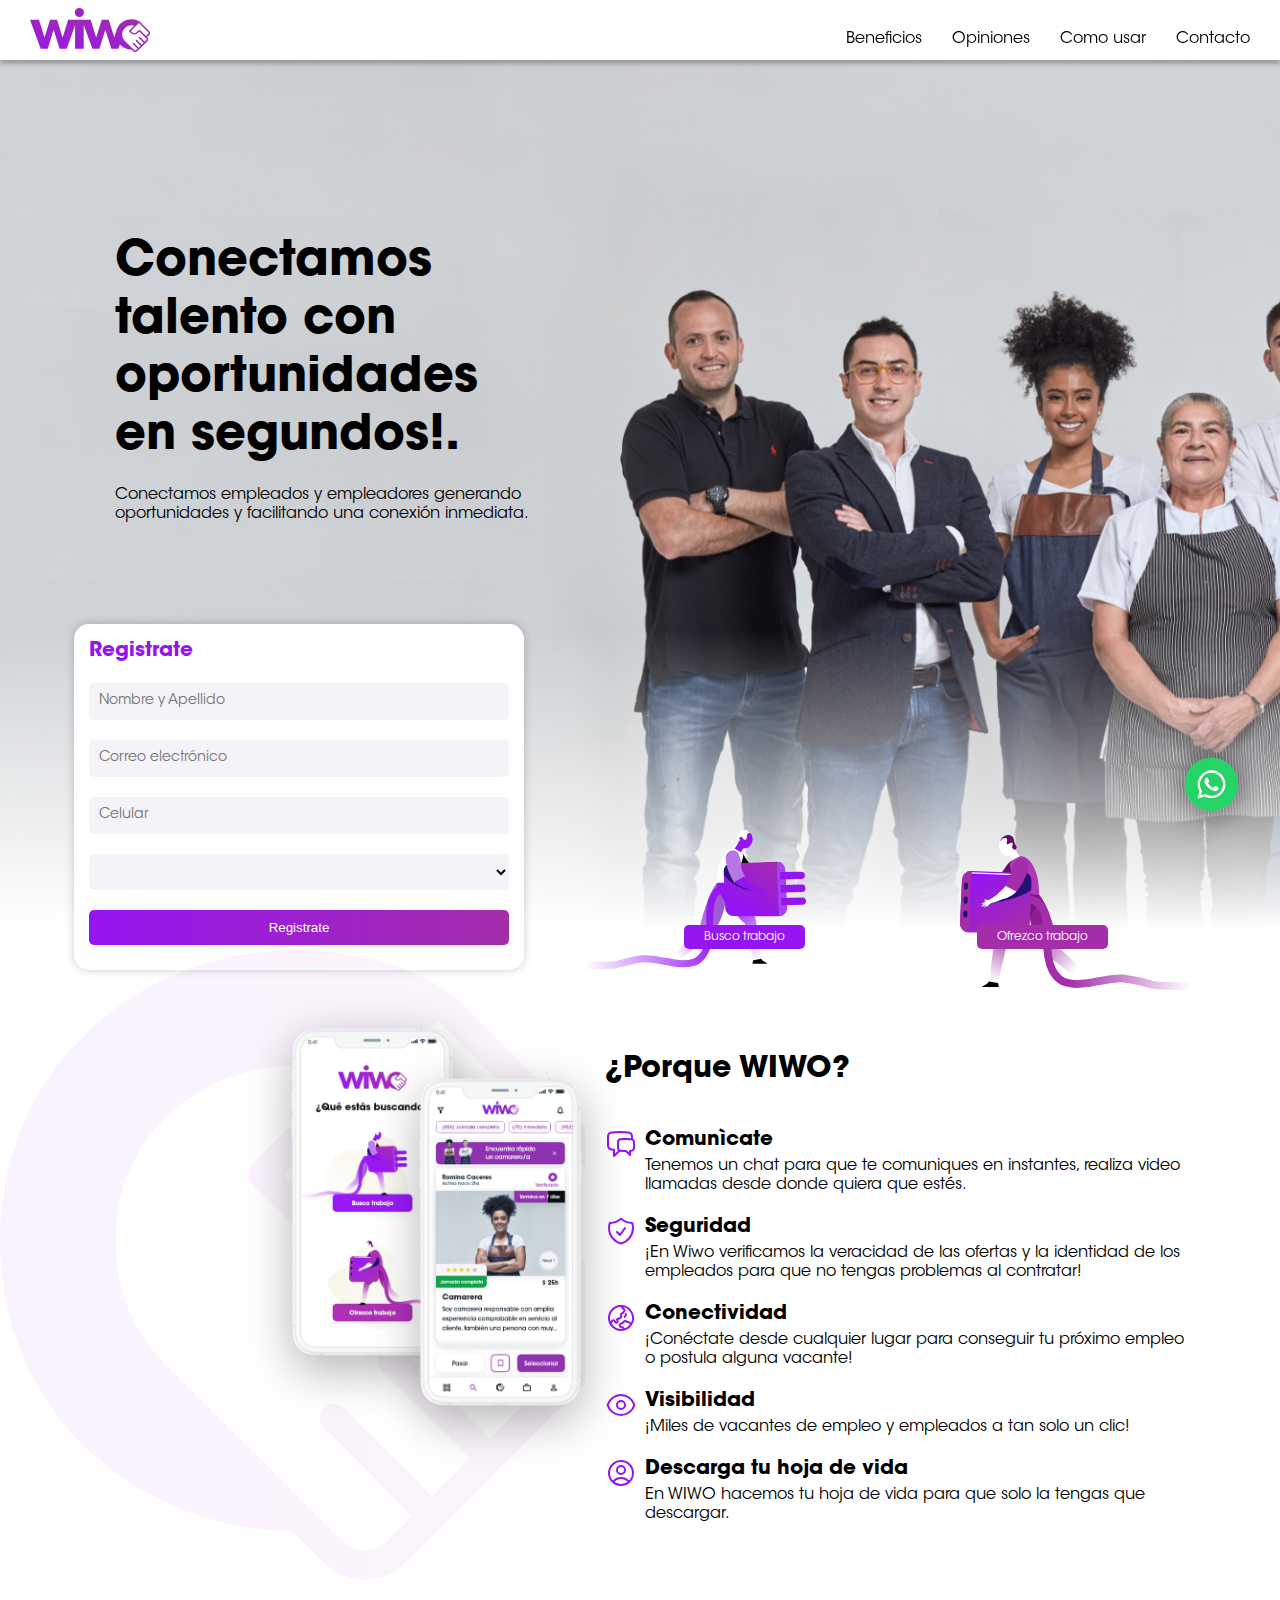
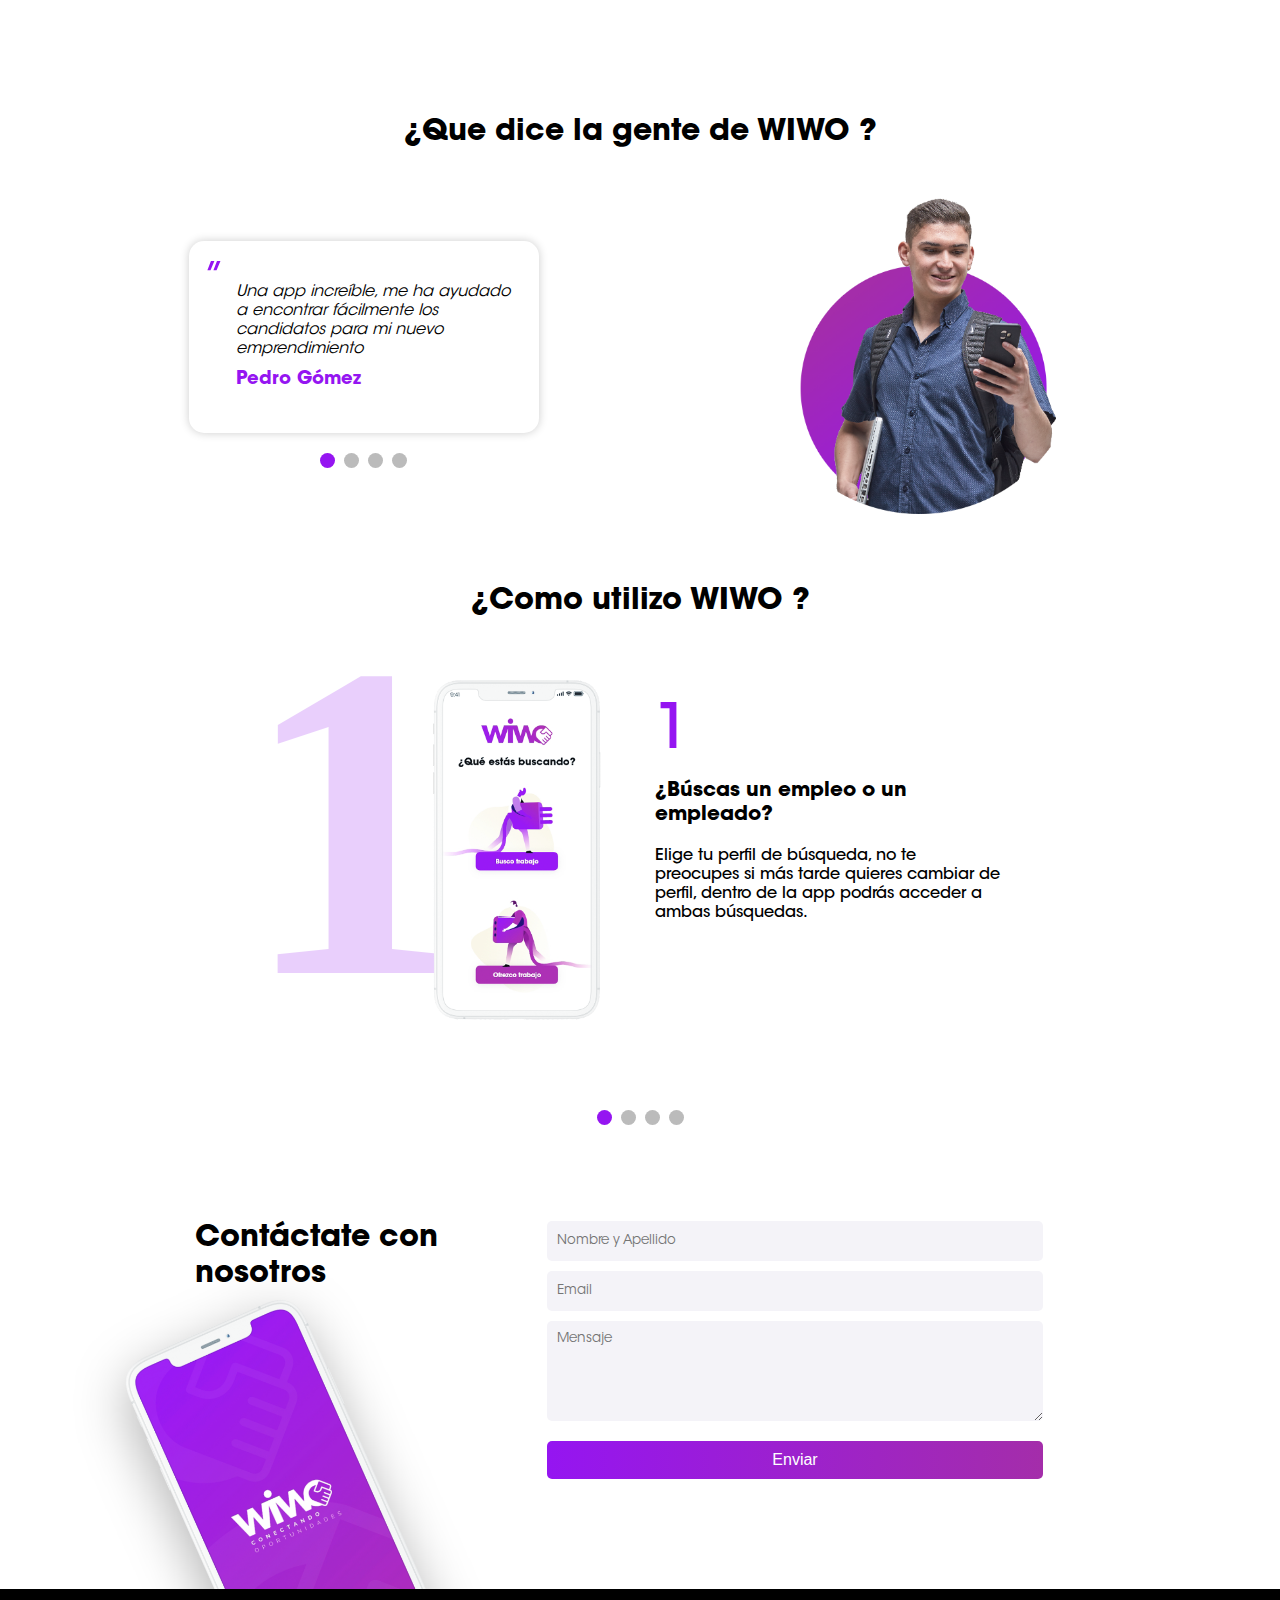
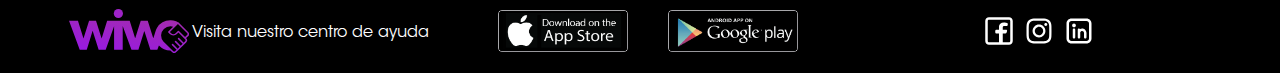
<file: index.html>
<!DOCTYPE html>
<html lang="es">
  <head>
    <meta charset="UTF-8" />
    <meta
      name="viewport"
      content="width=device-width, user-scalable=no, initial-scale=1.0, maximum-scale=1.0, minimum-scale=1.0"
    />

    <title>Wiwo</title>
    <link rel="stylesheet" href="./css/index.css" />
  </head>
  <body>
    <header class="header">
      <div class="header__container--menuBurguer mobile">
        <span id="bars1" class="menuBurguer__line1"></span>
        <span id="bars2" class="menuBurguer__line2"></span>
        <span id="bars3" class="menuBurguer__line3"></span>
      </div>
      <!-- todo Hacer el menu para desktop  -->
      <nav class="header__container--menu desktop">
        <ul>
          <li><a href="#beneficios">Beneficios</a></li>
          <li><a href="#opiniones">Opiniones</a></li>
          <li><a href="#comoUsar">Como usar</a></li>
          <li><a href="#contacto">Contacto</a></li>
        </ul>
      </nav>
      <div class="header__container--logo">
        <img src="./assets/img/logoTopbar.svg" alt="logo" />
      </div>
      <nav class="mobile header__navbar">
        <ul class="header__navbar--items">
          <li><a href="#beneficios">Beneficios</a></li>
          <li><a href="#opiniones">Opiniones</a></li>
          <li><a href="#comoUsar">Cómo usar wiwo</a></li>
          <li><a href="#contacto">Contáctano</a></li>
        </ul>
      </nav>
    </header>
    <main class="main">
      <section class="main__hero">
        <div class="main__hero-container">
          <div class="main__hero-title--container">
            <h1 class="main__hero-title">
              Conectamos talento con oportunidades en segundos!.
            </h1>
            <p class="main__hero-text desktop">
              Conectamos empleados y empleadores generando oportunidades y
              facilitando una conexión inmediata.
            </p>
          </div>
          <div class="main__hero-plugs--container">
            <div class="main__hero-plugs--container--left">
              <img
                src="./assets/img/plug.svg"
                alt="imagen de un conector macho"
                class="main__hero-plugs--container--plug"
              />
            </div>
            <div class="main__hero-plugs--container--right">
              <img
                src="./assets/img/plugger.svg"
                alt="imagen de un conector hembra"
                class="main__hero-plugs--container--plugger"
              />
            </div>
          </div>
        </div>
        <div class="main__hero--buttons">
          <div
            class="main__hero--button-left"
            onclick="window.open('https://linktr.ee/Wiwocol?fbclid=PAAaaAXk1xjeYUQhElDnNHEjL8_7YuA04NtLHogN3GG4sWQ0eE-yreJEbrsNc', '_blank')"
          >
            Busco trabajo
          </div>
          <div
            class="main__hero--button-right"
            onclick="window.open('https://linktr.ee/Wiwocol?fbclid=PAAaaAXk1xjeYUQhElDnNHEjL8_7YuA04NtLHogN3GG4sWQ0eE-yreJEbrsNc', '_blank')"
          >
            Ofrezco trabajo
          </div>
        </div>
        <div class="main__hero--container--register">
          <h2 class="main__register--title">Registrate</h2>
          <form action="" class="main__register--form">
            <input type="text" placeholder="Nombre y Apellido" required />
            <input type="email" placeholder="Correo electrónico" required />
            <input type="tel" placeholder="Celular" />
            <select name="" id="" required>
              <option value=""></option>
              <option value="">Busco trabajo</option>
              <option value="">Busco empleo</option>
            </select>
            <button type="submit" class="main__register--button">
              Registrate
            </button>
          </form>
        </div>
      </section>
      <div class="beneficios__container--all">
        <section class="beneficios__banner">
          <div class="beneficios__banner--container-left">
            <img
              src="./assets/img/cellphone-1.png"
              alt="Banner de la app de wiwo"
              class="beneficios__banner--image"
            />
          </div>
          <div class="beneficios__banner--container-right">
            <img
              src="./assets/img/cellphone-2.png"
              alt="Banner de la app de wiwo"
              class="beneficios__banner--image"
            />
          </div>
        </section>
        <section id="beneficios" class="beneficios__container">
          <h3 class="beneficios__container--title">¿Porque WIWO?</h3>
          <ul>
            <li class="beneficios__comunicate--container">
              <div>
                <svg
                  xmlns="http://www.w3.org/2000/svg"
                  fill="none"
                  viewBox="0 0 24 24"
                  stroke-width="1.5"
                  stroke="currentColor"
                  class="beneficios__comunicate--icon"
                >
                  <path
                    stroke-linecap="round"
                    stroke-linejoin="round"
                    d="M20.25 8.511c.884.284 1.5 1.128 1.5 2.097v4.286c0 1.136-.847 2.1-1.98 2.193-.34.027-.68.052-1.02.072v3.091l-3-3c-1.354 0-2.694-.055-4.02-.163a2.115 2.115 0 01-.825-.242m9.345-8.334a2.126 2.126 0 00-.476-.095 48.64 48.64 0 00-8.048 0c-1.131.094-1.976 1.057-1.976 2.192v4.286c0 .837.46 1.58 1.155 1.951m9.345-8.334V6.637c0-1.621-1.152-3.026-2.76-3.235A48.455 48.455 0 0011.25 3c-2.115 0-4.198.137-6.24.402-1.608.209-2.76 1.614-2.76 3.235v6.226c0 1.621 1.152 3.026 2.76 3.235.577.075 1.157.14 1.74.194V21l4.155-4.155"
                  />
                </svg>
              </div>
              <div>
                <h4>Comunìcate</h4>
                <p>
                  Tenemos un chat para que te comuniques en instantes, realiza
                  video llamadas desde donde quiera que estés.
                </p>
              </div>
            </li>
            <li>
              <div>
                <svg
                  xmlns="http://www.w3.org/2000/svg"
                  fill="none"
                  viewBox="0 0 24 24"
                  stroke-width="1.5"
                  stroke="currentColor"
                  class="w-6 h-6"
                >
                  <path
                    stroke-linecap="round"
                    stroke-linejoin="round"
                    d="M9 12.75L11.25 15 15 9.75m-3-7.036A11.959 11.959 0 013.598 6 11.99 11.99 0 003 9.749c0 5.592 3.824 10.29 9 11.623 5.176-1.332 9-6.03 9-11.622 0-1.31-.21-2.571-.598-3.751h-.152c-3.196 0-6.1-1.248-8.25-3.285z"
                  />
                </svg>
              </div>
              <div>
                <h4>Seguridad</h4>
                <p>
                  ¡En Wiwo verificamos la veracidad de las ofertas y la
                  identidad de los empleados para que no tengas problemas al
                  contratar!
                </p>
              </div>
            </li>
            <li>
              <div>
                <svg
                  xmlns="http://www.w3.org/2000/svg"
                  fill="none"
                  viewBox="0 0 24 24"
                  stroke-width="1.5"
                  stroke="currentColor"
                  class="w-6 h-6"
                >
                  <path
                    stroke-linecap="round"
                    stroke-linejoin="round"
                    d="M12.75 3.03v.568c0 .334.148.65.405.864l1.068.89c.442.369.535 1.01.216 1.49l-.51.766a2.25 2.25 0 01-1.161.886l-.143.048a1.107 1.107 0 00-.57 1.664c.369.555.169 1.307-.427 1.605L9 13.125l.423 1.059a.956.956 0 01-1.652.928l-.679-.906a1.125 1.125 0 00-1.906.172L4.5 15.75l-.612.153M12.75 3.031a9 9 0 00-8.862 12.872M12.75 3.031a9 9 0 016.69 14.036m0 0l-.177-.529A2.25 2.25 0 0017.128 15H16.5l-.324-.324a1.453 1.453 0 00-2.328.377l-.036.073a1.586 1.586 0 01-.982.816l-.99.282c-.55.157-.894.702-.8 1.267l.073.438c.08.474.49.821.97.821.846 0 1.598.542 1.865 1.345l.215.643m5.276-3.67a9.012 9.012 0 01-5.276 3.67m0 0a9 9 0 01-10.275-4.835M15.75 9c0 .896-.393 1.7-1.016 2.25"
                  />
                </svg>
              </div>
              <div>
                <h4>Conectividad</h4>
                <p>
                  ¡Conéctate desde cualquier lugar para conseguir tu próximo
                  empleo o postula alguna vacante!
                </p>
              </div>
            </li>
            <li>
              <div>
                <svg
                  xmlns="http://www.w3.org/2000/svg"
                  fill="none"
                  viewBox="0 0 24 24"
                  stroke-width="1.5"
                  stroke="currentColor"
                  class="w-6 h-6"
                >
                  <path
                    stroke-linecap="round"
                    stroke-linejoin="round"
                    d="M2.036 12.322a1.012 1.012 0 010-.639C3.423 7.51 7.36 4.5 12 4.5c4.638 0 8.573 3.007 9.963 7.178.07.207.07.431 0 .639C20.577 16.49 16.64 19.5 12 19.5c-4.638 0-8.573-3.007-9.963-7.178z"
                  />
                  <path
                    stroke-linecap="round"
                    stroke-linejoin="round"
                    d="M15 12a3 3 0 11-6 0 3 3 0 016 0z"
                  />
                </svg>
              </div>
              <div>
                <h4>Visibilidad</h4>
                <p>
                  ¡Miles de vacantes de empleo y empleados a tan solo un clic!
                </p>
              </div>
            </li>
            <li>
              <div>
                <svg
                  xmlns="http://www.w3.org/2000/svg"
                  fill="none"
                  viewBox="0 0 24 24"
                  stroke-width="1.5"
                  stroke="currentColor"
                  class="w-6 h-6"
                >
                  <path
                    stroke-linecap="round"
                    stroke-linejoin="round"
                    d="M17.982 18.725A7.488 7.488 0 0012 15.75a7.488 7.488 0 00-5.982 2.975m11.963 0a9 9 0 10-11.963 0m11.963 0A8.966 8.966 0 0112 21a8.966 8.966 0 01-5.982-2.275M15 9.75a3 3 0 11-6 0 3 3 0 016 0z"
                  />
                </svg>
              </div>
              <div>
                <h4>Descarga tu hoja de vida</h4>
                <p>
                  En WIWO hacemos tu hoja de vida para que solo la tengas que
                  descargar.
                </p>
              </div>
            </li>
          </ul>
        </section>
      </div>
      <section id="opiniones" class="opiniones-container">
        <h3 class="opiniones__title">¿Que dice la gente de WIWO ?</h3>
        <div class="opiniones-container--all">
          <div class="dots-and-cards">
            <div class="opiniones__container-slice">
              <div class="opiniones__card mySlice fade">
                <div class="opiniones__card--container-quotes">
                  <span>”</span>
                </div>
                <div class="opiniones__card--container-text">
                  <article class="opiniones__card--article">
                    Una app increíble, me ha ayudado a encontrar fácilmente los
                    candidatos para mi nuevo emprendimiento
                  </article>
                  <h5 class="opiniones__card--author">Pedro Gómez</h5>
                </div>
              </div>
              <div class="opiniones__card mySlice fade slide">
                <div class="opiniones__card--container-quotes">
                  <span>”</span>
                </div>
                <div class="opiniones__card--container-text">
                  <article class="opiniones__card--article">
                    Una app increíble, me ha ayudado a encontrar fácilmente los
                    candidatos para mi nuevo emprendimiento
                  </article>
                  <h5 class="opiniones__card--author">Pedro Gómez</h5>
                </div>
              </div>
              <div class="opiniones__card mySlice fade">
                <div class="opiniones__card--container-quotes">
                  <span>”</span>
                </div>
                <div class="opiniones__card--container-text">
                  <article class="opiniones__card--article">
                    Una app increíble, me ha ayudado a encontrar fácilmente los
                    candidatos para mi nuevo emprendimiento
                  </article>
                  <h5 class="opiniones__card--author">Pedro Gómez</h5>
                </div>
              </div>
              <div class="opiniones__card mySlice fade">
                <div class="opiniones__card--container-quotes">
                  <span>”</span>
                </div>
                <div class="opiniones__card--container-text">
                  <article class="opiniones__card--article">
                    Una app increíble, me ha ayudado a encontrar fácilmente los
                    candidatos para mi nuevo emprendimiento
                  </article>
                  <h5 class="opiniones__card--author">Pedro Gómez</h5>
                </div>
              </div>
            </div>
            <div style="text-align: center; margin: 20px 0">
              <span class="dot" onclick="currentSlide(1)"></span>
              <span class="dot" onclick="currentSlide(2)"></span>
              <span class="dot" onclick="currentSlide(3)"></span>
              <span class="dot" onclick="currentSlide(4)"></span>
            </div>
          </div>
          <div class="desktop opiniones__circle--image"></div>
        </div>
      </section>
      <section id="comoUsar">
        <h3 class="comoUsar--title">¿Como utilizo WIWO ?</h3>
        <div class="comoUsar__Card--container fade card">
          <div class="comoUsar__Card--left" id="card_1">
            <img
              src="./assets/img/card_image-1.png"
              alt="imagen de la aplicacion de wiwo"
            />
          </div>
          <div class="comoUsar__Card--right">
            <span class="desktop comoUsar__Card--enum">1</span>
            <h4>¿Búscas un empleo o un empleado?</h4>
            <p>
              Elige tu perfil de búsqueda, no te preocupes si más tarde quieres
              cambiar de perfil, dentro de la app podrás acceder a ambas
              búsquedas.
            </p>
          </div>
        </div>
        <div class="comoUsar__Card--container fade card">
          <div class="comoUsar__Card--left" id="card_2">
            <img
              src="./assets/img/card_image-2.png"
              alt="imagen de la aplicacion de wiwo"
            />
          </div>
          <div class="comoUsar__Card--right">
            <span class="desktop comoUsar__Card--enum">2</span>
            <h4>Regístrate</h4>
            <p>
              Regístrate fácilmente, puede utilizar tus redes para cargar tus
              datos de perfil y avanzar con el registro más rápidamente
            </p>
          </div>
        </div>
        <div class="comoUsar__Card--container fade card">
          <div class="comoUsar__Card--left" id="card_3">
            <img
              src="./assets/img/card_image-2.png"
              alt="imagen de la aplicacion de wiwo"
            />
          </div>
          <div class="comoUsar__Card--right">
            <span class="comoUsar__Card--enum desktop">3</span>
            <h4>Comienza a buscar</h4>
            <p>
              Comienza a buscar deslizando sobre las publicaciones, el empleo o
              el empleado a tu medida.
            </p>
          </div>
        </div>
        <div class="comoUsar__Card--container fade card">
          <div class="comoUsar__Card--left" id="card_4">
            <img
              src="./assets/img/card_image-4.png"
              alt="imagen de la aplicacion de wiwo"
            />
          </div>
          <div class="comoUsar__Card--right">
            <span class="desktop comoUsar__Card--enum">4</span>
            <h4>¡Conécta!</h4>
            <p>
              Conecta y comienza a chatear para confirmar tu entrevista laboral.
            </p>
          </div>
        </div>
        <div style="text-align: center; margin: 20px 0">
          <span class="dotCard" onclick="currentCard(1)"></span>
          <span class="dotCard" onclick="currentCard(2)"></span>
          <span class="dotCard" onclick="currentCard(3)"></span>
          <span class="dotCard" onclick="currentCard(4)"></span>
        </div>
      </section>
      <section id="contacto">
        <div class="contacto__form--container">
          <div class="contacto__form--title">
            <h3>Contáctate con nosotros</h3>
          </div>
          <form action="" class="contacto__form">
            <input type="text" placeholder="Nombre y Apellido" required />
            <input type="text" placeholder="Email" required />
            <textarea
              name="mensaje"
              id="message"
              cols="30"
              rows="10"
              placeholder="Mensaje"
            ></textarea>
            <button type="submit" class="contacto__form--button">Enviar</button>
          </form>
        </div>
      </section>
      <div class="global__aside-buttons desktop">
        <a
          href="https://walink.co/9302af"
          target="_blank"
          class="sticky-button"
        >
          <img src="./assets/img/wpp-icon.svg" alt="Icono de whatsapp" />
        </a>
      </div>
    </main>
    <footer class="footer">
      <div class="footer__logo--container">
        <img src="./assets/img/logoTopbar.svg" alt="logo de wiwo" />
        <p>Visita nuestro centro de ayuda</p>
      </div>
      <div class="footer__apps-logo--container">
        <img
          src="./assets/img/AppStore.png"
          alt="Logo de App store"
          onclick="window.open('https://apps.apple.com/co/app/wiwo/id1556567594', '_blank')"
        />
        <img
          src="./assets/img/Google Play.png"
          alt="Logo de Google play"
          onclick="window.open('https://play.google.com/store/apps/details?id=co.com.wiwo', '_blank')"
        />
      </div>
      <div class="footer__social--container">
        <h5>@2020 Wiwo</h5>
        <div class="footer__social-logos--container">
          <img
            src="./assets/img/facebook-svgrepo-com.svg"
            alt="Logo de facebook"
            onclick="window.open('https://www.facebook.com/profile.php?id=100063443487066', '_blank')"
          />
          <img
            src="./assets/img/instagram-fill-svgrepo-com.svg"
            alt="Logo de instagram"
            onclick="window.open('https://instagram.com/wiwocol?igshid=MmU2YjMzNjRlOQ==', '_blank')"
          />
          <img
            src="./assets/img/linkedin-svgrepo-com.svg"
            alt="logo de LinkedIn"
            onclick="window.open('https://www.linkedin.com/company/wiwo-conecta/', '_blank')"
          />
        </div>
      </div>
    </footer>
    <script src="./script.js"></script>
  </body>
</html>
</file>
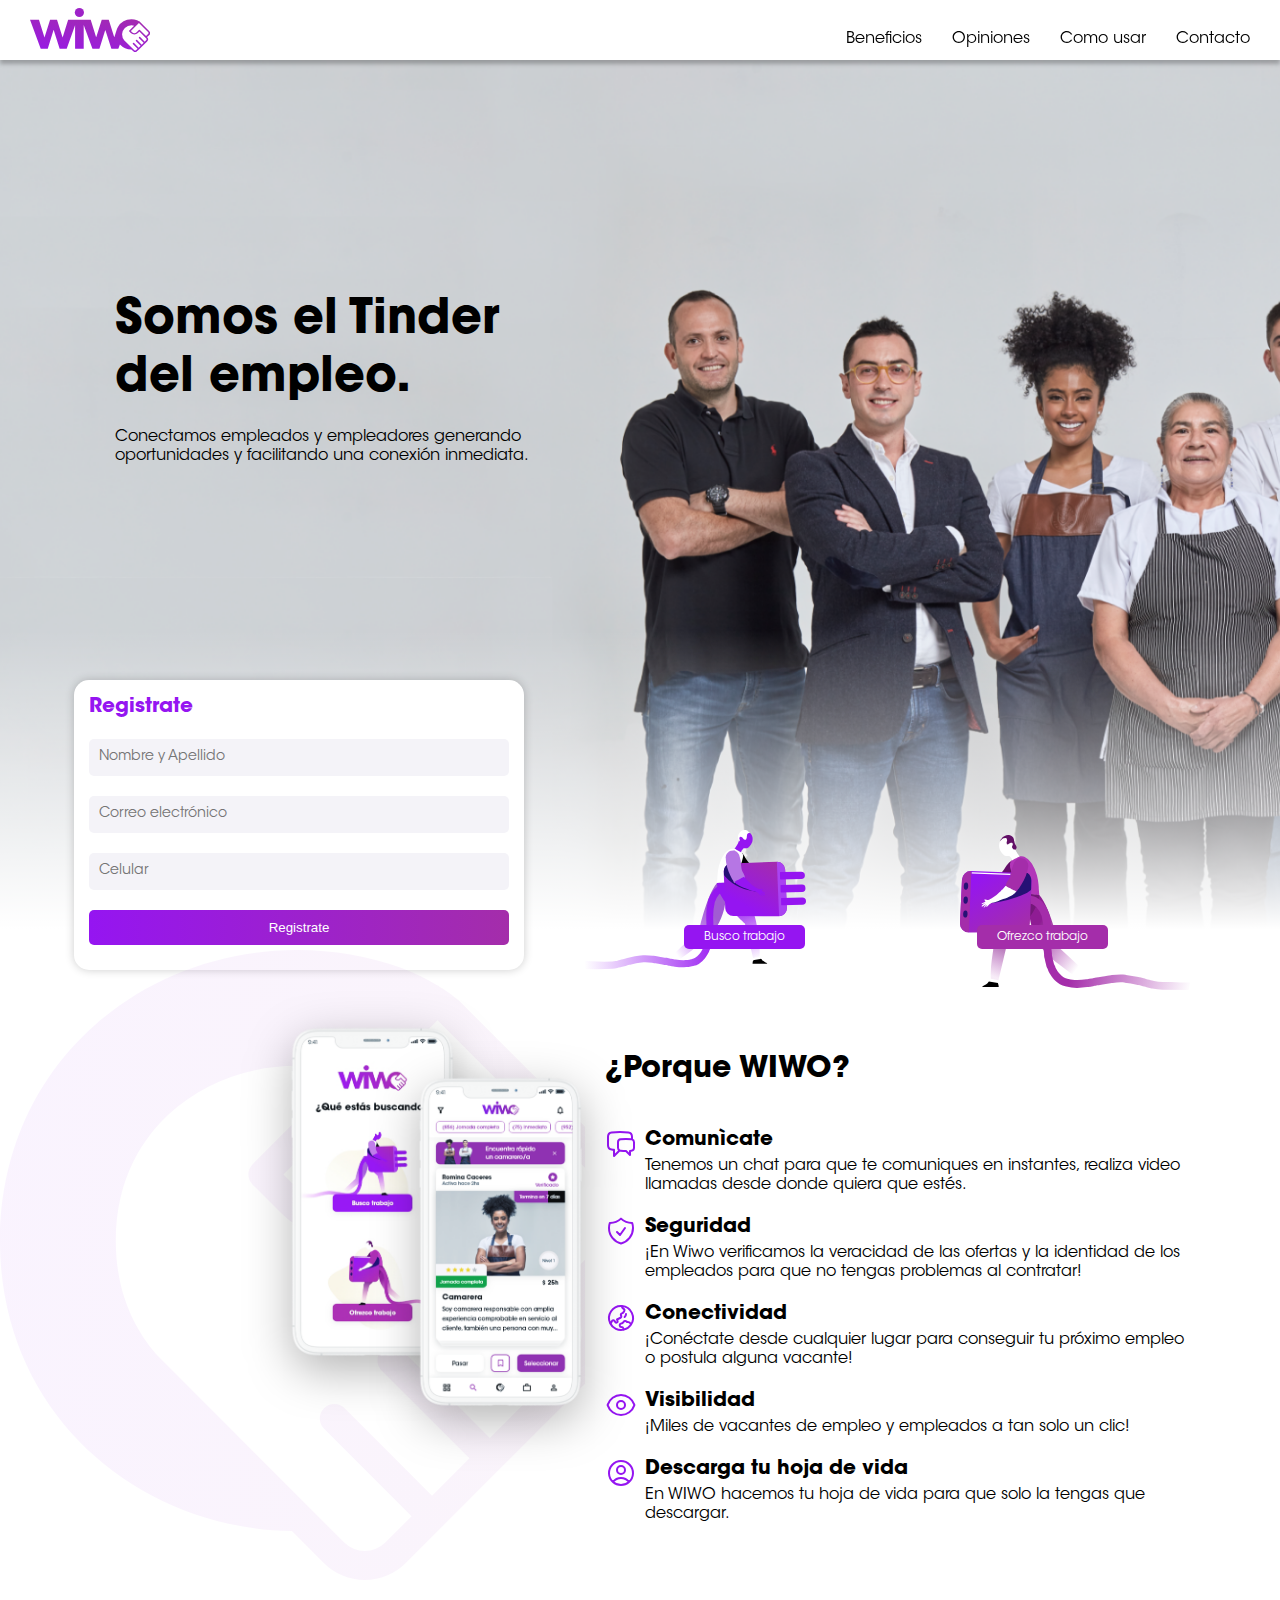
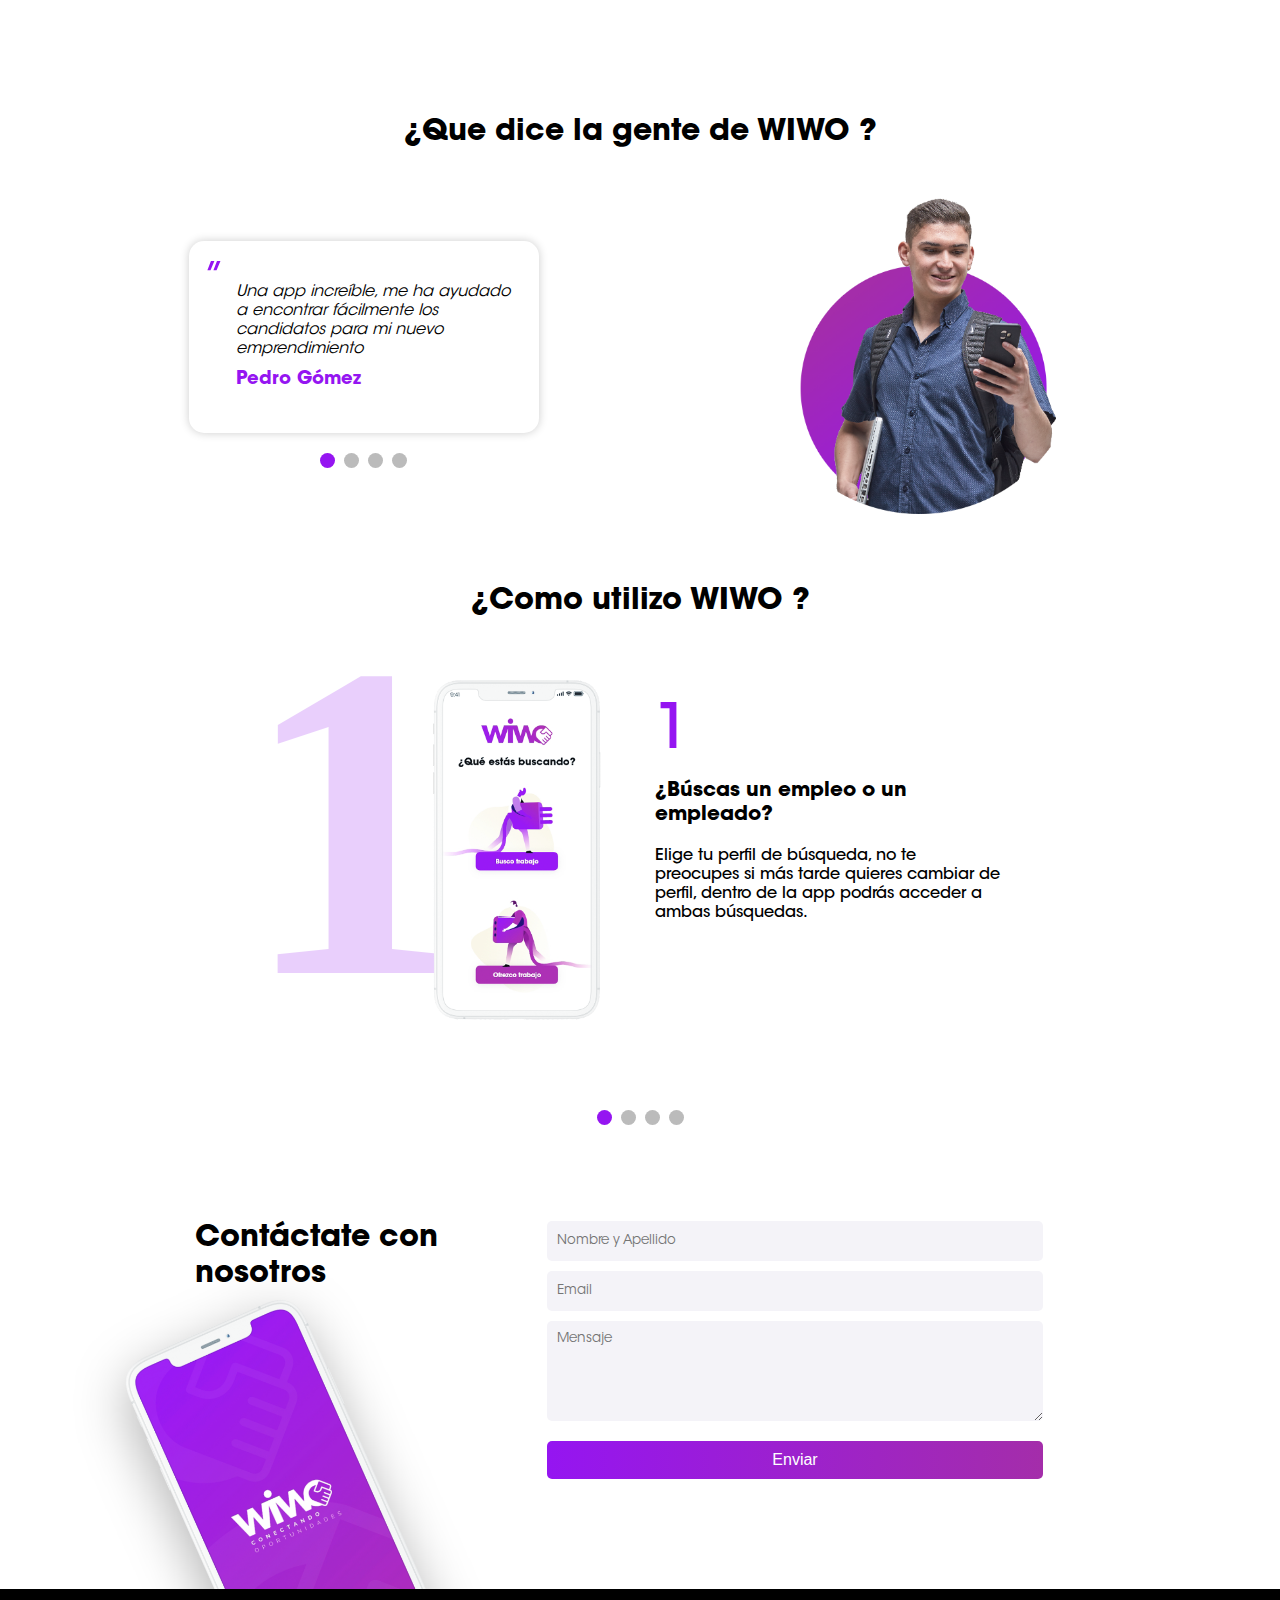
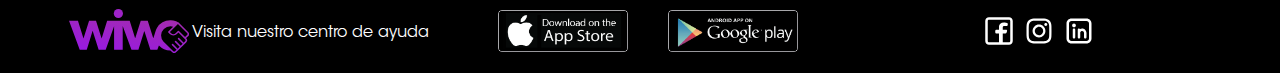
<file: landing.html>
<!DOCTYPE html>
<html lang="es">
  <head>
    <meta charset="UTF-8" />
    <meta
      name="viewport"
      content="width=device-width, user-scalable=no, initial-scale=1.0, maximum-scale=1.0, minimum-scale=1.0"
    />

    <title>Wiwo</title>
    <link rel="stylesheet" href="./css/index.css" />
  </head>
  <body>
    <header class="header">
      <div class="header__container--menuBurguer mobile">
        <span id="bars1" class="menuBurguer__line1"></span>
        <span id="bars2" class="menuBurguer__line2"></span>
        <span id="bars3" class="menuBurguer__line3"></span>
      </div>
      <!-- todo Hacer el menu para desktop  -->
      <nav class="header__container--menu desktop">
        <ul>
          <li><a href="#beneficios">Beneficios</a></li>
          <li><a href="#opiniones">Opiniones</a></li>
          <li><a href="#comoUsar">Como usar</a></li>
          <li><a href="#contacto">Contacto</a></li>
        </ul>
      </nav>
      <div class="header__container--logo">
        <img src="./assets/img/logoTopbar.svg" alt="logo" />
      </div>
      <nav class="mobile header__navbar">
        <ul class="header__navbar--items">
          <li><a href="#beneficios">Beneficios</a></li>
          <li><a href="#opiniones">Opiniones</a></li>
          <li><a href="#comoUsar">Cómo usar wiwo</a></li>
          <li><a href="#contacto">Contáctano</a></li>
        </ul>
      </nav>
    </header>
    <main class="main">
      <section class="main__hero">
        <div class="main__hero-container">
          <div class="main__hero-title--container">
            <h1 class="main__hero-title">Somos el Tinder del empleo.</h1>
            <p class="main__hero-text desktop">
              Conectamos empleados y empleadores generando oportunidades y
              facilitando una conexión inmediata.
            </p>
          </div>
          <div class="main__hero-plugs--container">
            <div class="main__hero-plugs--container--left">
              <img
                src="./assets/img/plug.svg"
                alt="imagen de un conector macho"
                class="main__hero-plugs--container--plug"
              />
            </div>
            <div class="main__hero-plugs--container--right">
              <img
                src="./assets/img/plugger.svg"
                alt="imagen de un conector hembra"
                class="main__hero-plugs--container--plugger"
              />
            </div>
          </div>
        </div>
        <div class="main__hero--buttons">
          <div class="main__hero--button-left">Busco trabajo</div>
          <div class="main__hero--button-right">Ofrezco trabajo</div>
        </div>
        <div class="main__hero--container--register">
          <h2 class="main__register--title">Registrate</h2>
          <form action="" class="main__register--form">
            <input type="text" placeholder="Nombre y Apellido" />
            <input type="email" placeholder="Correo electrónico" />
            <input type="tel" placeholder="Celular" />
            <button type="submit" class="main__register--button">
              Registrate
            </button>
          </form>
        </div>
      </section>
      <div class="beneficios__container--all">
        <section class="beneficios__banner">
          <div class="beneficios__banner--container-left">
            <img
              src="./assets/img/cellphone-1.png"
              alt="Banner de la app de wiwo"
              class="beneficios__banner--image"
            />
          </div>
          <div class="beneficios__banner--container-right">
            <img
              src="./assets/img/cellphone-2.png"
              alt="Banner de la app de wiwo"
              class="beneficios__banner--image"
            />
          </div>
        </section>
        <section id="beneficios" class="beneficios__container">
          <h3 class="beneficios__container--title">¿Porque WIWO?</h3>
          <ul>
            <li class="beneficios__comunicate--container">
              <div>
                <svg
                  xmlns="http://www.w3.org/2000/svg"
                  fill="none"
                  viewBox="0 0 24 24"
                  stroke-width="1.5"
                  stroke="currentColor"
                  class="beneficios__comunicate--icon"
                >
                  <path
                    stroke-linecap="round"
                    stroke-linejoin="round"
                    d="M20.25 8.511c.884.284 1.5 1.128 1.5 2.097v4.286c0 1.136-.847 2.1-1.98 2.193-.34.027-.68.052-1.02.072v3.091l-3-3c-1.354 0-2.694-.055-4.02-.163a2.115 2.115 0 01-.825-.242m9.345-8.334a2.126 2.126 0 00-.476-.095 48.64 48.64 0 00-8.048 0c-1.131.094-1.976 1.057-1.976 2.192v4.286c0 .837.46 1.58 1.155 1.951m9.345-8.334V6.637c0-1.621-1.152-3.026-2.76-3.235A48.455 48.455 0 0011.25 3c-2.115 0-4.198.137-6.24.402-1.608.209-2.76 1.614-2.76 3.235v6.226c0 1.621 1.152 3.026 2.76 3.235.577.075 1.157.14 1.74.194V21l4.155-4.155"
                  />
                </svg>
              </div>
              <div>
                <h4>Comunìcate</h4>
                <p>
                  Tenemos un chat para que te comuniques en instantes, realiza
                  video llamadas desde donde quiera que estés.
                </p>
              </div>
            </li>
            <li>
              <div>
                <svg
                  xmlns="http://www.w3.org/2000/svg"
                  fill="none"
                  viewBox="0 0 24 24"
                  stroke-width="1.5"
                  stroke="currentColor"
                  class="w-6 h-6"
                >
                  <path
                    stroke-linecap="round"
                    stroke-linejoin="round"
                    d="M9 12.75L11.25 15 15 9.75m-3-7.036A11.959 11.959 0 013.598 6 11.99 11.99 0 003 9.749c0 5.592 3.824 10.29 9 11.623 5.176-1.332 9-6.03 9-11.622 0-1.31-.21-2.571-.598-3.751h-.152c-3.196 0-6.1-1.248-8.25-3.285z"
                  />
                </svg>
              </div>
              <div>
                <h4>Seguridad</h4>
                <p>
                  ¡En Wiwo verificamos la veracidad de las ofertas y la
                  identidad de los empleados para que no tengas problemas al
                  contratar!
                </p>
              </div>
            </li>
            <li>
              <div>
                <svg
                  xmlns="http://www.w3.org/2000/svg"
                  fill="none"
                  viewBox="0 0 24 24"
                  stroke-width="1.5"
                  stroke="currentColor"
                  class="w-6 h-6"
                >
                  <path
                    stroke-linecap="round"
                    stroke-linejoin="round"
                    d="M12.75 3.03v.568c0 .334.148.65.405.864l1.068.89c.442.369.535 1.01.216 1.49l-.51.766a2.25 2.25 0 01-1.161.886l-.143.048a1.107 1.107 0 00-.57 1.664c.369.555.169 1.307-.427 1.605L9 13.125l.423 1.059a.956.956 0 01-1.652.928l-.679-.906a1.125 1.125 0 00-1.906.172L4.5 15.75l-.612.153M12.75 3.031a9 9 0 00-8.862 12.872M12.75 3.031a9 9 0 016.69 14.036m0 0l-.177-.529A2.25 2.25 0 0017.128 15H16.5l-.324-.324a1.453 1.453 0 00-2.328.377l-.036.073a1.586 1.586 0 01-.982.816l-.99.282c-.55.157-.894.702-.8 1.267l.073.438c.08.474.49.821.97.821.846 0 1.598.542 1.865 1.345l.215.643m5.276-3.67a9.012 9.012 0 01-5.276 3.67m0 0a9 9 0 01-10.275-4.835M15.75 9c0 .896-.393 1.7-1.016 2.25"
                  />
                </svg>
              </div>
              <div>
                <h4>Conectividad</h4>
                <p>
                  ¡Conéctate desde cualquier lugar para conseguir tu próximo
                  empleo o postula alguna vacante!
                </p>
              </div>
            </li>
            <li>
              <div>
                <svg
                  xmlns="http://www.w3.org/2000/svg"
                  fill="none"
                  viewBox="0 0 24 24"
                  stroke-width="1.5"
                  stroke="currentColor"
                  class="w-6 h-6"
                >
                  <path
                    stroke-linecap="round"
                    stroke-linejoin="round"
                    d="M2.036 12.322a1.012 1.012 0 010-.639C3.423 7.51 7.36 4.5 12 4.5c4.638 0 8.573 3.007 9.963 7.178.07.207.07.431 0 .639C20.577 16.49 16.64 19.5 12 19.5c-4.638 0-8.573-3.007-9.963-7.178z"
                  />
                  <path
                    stroke-linecap="round"
                    stroke-linejoin="round"
                    d="M15 12a3 3 0 11-6 0 3 3 0 016 0z"
                  />
                </svg>
              </div>
              <div>
                <h4>Visibilidad</h4>
                <p>
                  ¡Miles de vacantes de empleo y empleados a tan solo un clic!
                </p>
              </div>
            </li>
            <li>
              <div>
                <svg
                  xmlns="http://www.w3.org/2000/svg"
                  fill="none"
                  viewBox="0 0 24 24"
                  stroke-width="1.5"
                  stroke="currentColor"
                  class="w-6 h-6"
                >
                  <path
                    stroke-linecap="round"
                    stroke-linejoin="round"
                    d="M17.982 18.725A7.488 7.488 0 0012 15.75a7.488 7.488 0 00-5.982 2.975m11.963 0a9 9 0 10-11.963 0m11.963 0A8.966 8.966 0 0112 21a8.966 8.966 0 01-5.982-2.275M15 9.75a3 3 0 11-6 0 3 3 0 016 0z"
                  />
                </svg>
              </div>
              <div>
                <h4>Descarga tu hoja de vida</h4>
                <p>
                  En WIWO hacemos tu hoja de vida para que solo la tengas que
                  descargar.
                </p>
              </div>
            </li>
          </ul>
        </section>
      </div>
      <section id="opiniones" class="opiniones-container">
        <h3 class="opiniones__title">¿Que dice la gente de WIWO ?</h3>
        <div class="opiniones-container--all">
          <div class="dots-and-cards">
            <div class="opiniones__container-slice">
              <div class="opiniones__card mySlice fade">
                <div class="opiniones__card--container-quotes">
                  <span>”</span>
                </div>
                <div class="opiniones__card--container-text">
                  <article class="opiniones__card--article">
                    Una app increíble, me ha ayudado a encontrar fácilmente los
                    candidatos para mi nuevo emprendimiento
                  </article>
                  <h5 class="opiniones__card--author">Pedro Gómez</h5>
                </div>
              </div>
              <div class="opiniones__card mySlice fade slide">
                <div class="opiniones__card--container-quotes">
                  <span>”</span>
                </div>
                <div class="opiniones__card--container-text">
                  <article class="opiniones__card--article">
                    Una app increíble, me ha ayudado a encontrar fácilmente los
                    candidatos para mi nuevo emprendimiento
                  </article>
                  <h5 class="opiniones__card--author">Pedro Gómez</h5>
                </div>
              </div>
              <div class="opiniones__card mySlice fade">
                <div class="opiniones__card--container-quotes">
                  <span>”</span>
                </div>
                <div class="opiniones__card--container-text">
                  <article class="opiniones__card--article">
                    Una app increíble, me ha ayudado a encontrar fácilmente los
                    candidatos para mi nuevo emprendimiento
                  </article>
                  <h5 class="opiniones__card--author">Pedro Gómez</h5>
                </div>
              </div>
              <div class="opiniones__card mySlice fade">
                <div class="opiniones__card--container-quotes">
                  <span>”</span>
                </div>
                <div class="opiniones__card--container-text">
                  <article class="opiniones__card--article">
                    Una app increíble, me ha ayudado a encontrar fácilmente los
                    candidatos para mi nuevo emprendimiento
                  </article>
                  <h5 class="opiniones__card--author">Pedro Gómez</h5>
                </div>
              </div>
            </div>
            <div style="text-align: center; margin: 20px 0">
              <span class="dot" onclick="currentSlide(1)"></span>
              <span class="dot" onclick="currentSlide(2)"></span>
              <span class="dot" onclick="currentSlide(3)"></span>
              <span class="dot" onclick="currentSlide(4)"></span>
            </div>
          </div>
          <div class="desktop opiniones__circle--image"></div>
        </div>
      </section>
      <section id="comoUsar">
        <h3 class="comoUsar--title">¿Como utilizo WIWO ?</h3>
        <div class="comoUsar__Card--container fade card">
          <div class="comoUsar__Card--left" id="card_1">
            <img
              src="./assets/img/card_image-1.png"
              alt="imagen de la aplicacion de wiwo"
            />
          </div>
          <div class="comoUsar__Card--right">
            <span class="desktop comoUsar__Card--enum">1</span>
            <h4>¿Búscas un empleo o un empleado?</h4>
            <p>
              Elige tu perfil de búsqueda, no te preocupes si más tarde quieres
              cambiar de perfil, dentro de la app podrás acceder a ambas
              búsquedas.
            </p>
          </div>
        </div>
        <div class="comoUsar__Card--container fade card">
          <div class="comoUsar__Card--left" id="card_2">
            <img
              src="./assets/img/card_image-2.png"
              alt="imagen de la aplicacion de wiwo"
            />
          </div>
          <div class="comoUsar__Card--right">
            <span class="desktop comoUsar__Card--enum">2</span>
            <h4>Regístrate</h4>
            <p>
              Regístrate fácilmente, puede utilizar tus redes para cargar tus
              datos de perfil y avanzar con el registro más rápidamente
            </p>
          </div>
        </div>
        <div class="comoUsar__Card--container fade card">
          <div class="comoUsar__Card--left" id="card_3">
            <img
              src="./assets/img/card_image-2.png"
              alt="imagen de la aplicacion de wiwo"
            />
          </div>
          <div class="comoUsar__Card--right">
            <span class="comoUsar__Card--enum desktop">3</span>
            <h4>Comienza a buscar</h4>
            <p>
              Comienza a buscar deslizando sobre las publicaciones, el empleo o
              el empleado a tu medida.
            </p>
          </div>
        </div>
        <div class="comoUsar__Card--container fade card">
          <div class="comoUsar__Card--left" id="card_4">
            <img
              src="./assets/img/card_image-4.png"
              alt="imagen de la aplicacion de wiwo"
            />
          </div>
          <div class="comoUsar__Card--right">
            <span class="desktop comoUsar__Card--enum">4</span>
            <h4>¡Conécta!</h4>
            <p>
              Conecta y comienza a chatear para confirmar tu entrevista laboral.
            </p>
          </div>
        </div>
        <div style="text-align: center; margin: 20px 0">
          <span class="dotCard" onclick="currentCard(1)"></span>
          <span class="dotCard" onclick="currentCard(2)"></span>
          <span class="dotCard" onclick="currentCard(3)"></span>
          <span class="dotCard" onclick="currentCard(4)"></span>
        </div>
      </section>
      <section id="contacto">
        <div class="contacto__form--container">
          <div class="contacto__form--title">
            <h3>Contáctate con nosotros</h3>
          </div>
          <form action="" class="contacto__form">
            <input type="text" placeholder="Nombre y Apellido" />
            <input type="text" placeholder="Email" />
            <textarea
              name="mensaje"
              id="message"
              cols="30"
              rows="10"
              placeholder="Mensaje"
            ></textarea>
            <button type="submit" class="contacto__form--button">Enviar</button>
          </form>
        </div>
      </section>
    </main>
    <footer class="footer">
      <div class="footer__logo--container">
        <img src="./assets/img/logoTopbar.svg" alt="logo de wiwo" />
        <p>Visita nuestro centro de ayuda</p>
      </div>
      <div class="footer__apps-logo--container">
        <img
          src="./assets/img/AppStore.png"
          alt="Logo de App store"
          onclick="window.open('https://apps.apple.com/co/app/wiwo/id1556567594', '_blank')"
        />
        <img
          src="./assets/img/Google Play.png"
          alt="Logo de Google play"
          onclick="window.open('https://play.google.com/store/apps/details?id=co.com.wiwo', '_blank')"
        />
      </div>
      <div class="footer__social--container">
        <h5>@2020 Wiwo</h5>
        <div class="footer__social-logos--container">
          <img
            src="./assets/img/facebook-svgrepo-com.svg"
            alt="Logo de facebook"
            onclick="window.open('https://www.facebook.com/profile.php?id=100063443487066', '_blank')"
          />
          <img
            src="./assets/img/instagram-fill-svgrepo-com.svg"
            alt="Logo de instagram"
            onclick="window.open('https://instagram.com/wiwocol?igshid=MmU2YjMzNjRlOQ==', '_blank')"
          />
          <img
            src="./assets/img/linkedin-svgrepo-com.svg"
            alt="logo de LinkedIn"
            onclick="window.open('https://www.linkedin.com/company/wiwo-conecta/', '_blank')"
          />
        </div>
      </div>
    </footer>
    <script src="./script.js"></script>
  </body>
</html>
</file>
<file: css/index.css>
@import "./fonts.css";
@import "./common.css";
@import "./header.css";
@import "./body.css";
@import "./footer.css";
</file>
